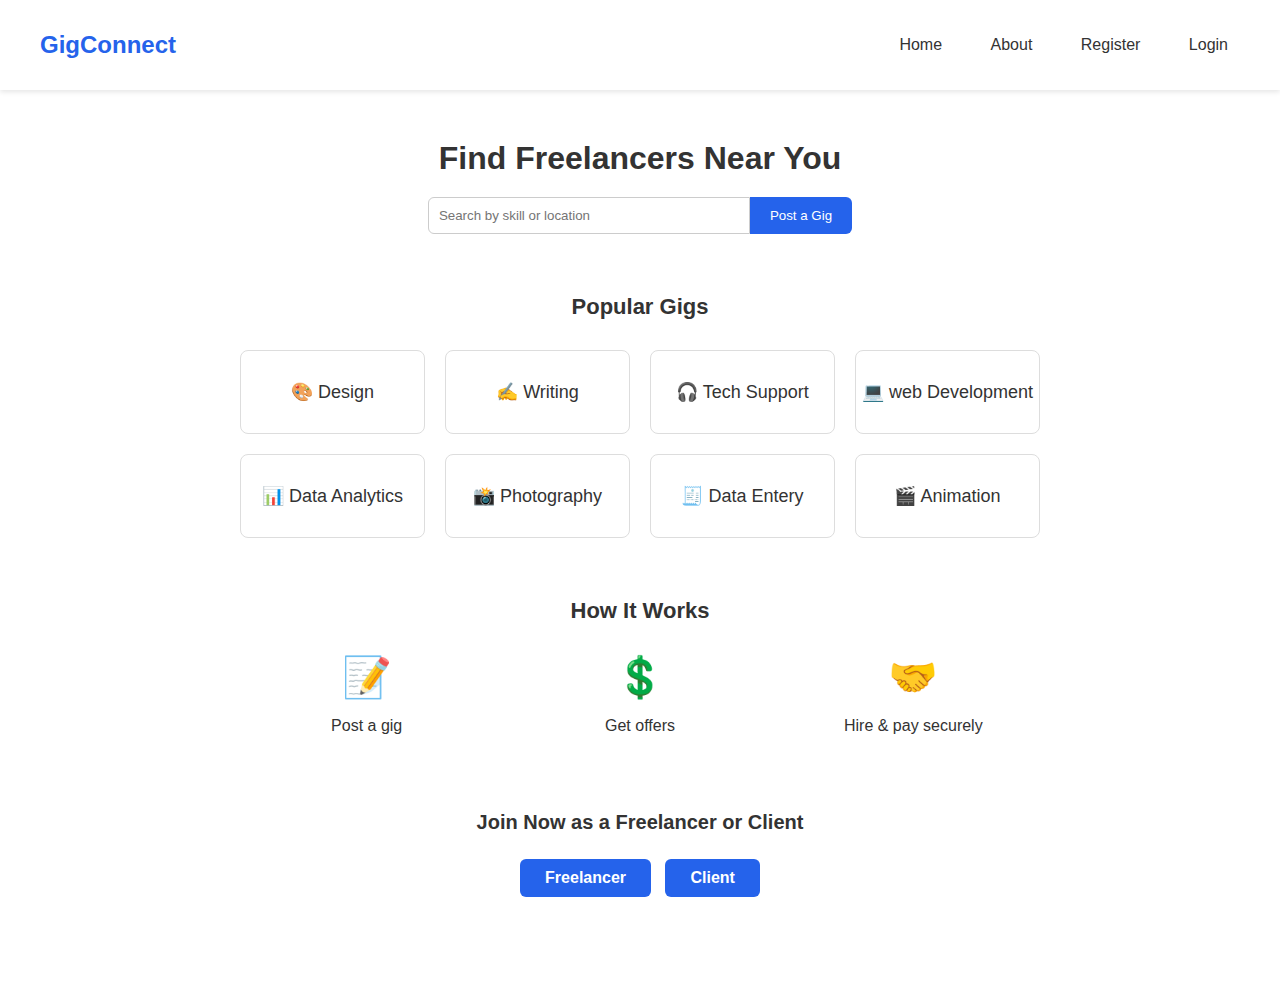
<file: index.html>
<!DOCTYPE html>
<html lang="en">

<head>
  <meta charset="UTF-8">
  <meta name="viewport" content="width=device-width, initial-scale=1.0">
  <title>GigConnect</title>
  <link rel="stylesheet" href="css/style.css">
</head>

<body>
  <!-- Navbar -->
  <header class="navbar">
    <h1 class="logo">GigConnect</h1>
    <nav>
      <a href="#">Home</a>
      <a href="about.html">About</a>
      <a href="register.html">Register</a>
      <a href="login.html">Login</a>
    </nav>
  </header>

  <!-- Hero Section -->
  <section class="hero">
    <h2>Find Freelancers Near You</h2>
    <div class="search-box">
      <input type="text" placeholder="Search by skill or location">
      <button>Post a Gig</button>
    </div>
  </section>

  <!-- Popular Gigs -->
  <section class="section">
    <h3>Popular Gigs</h3>
    <div class="grid">
      <div class="card">🎨 Design</div>
      <div class="card">✍️ Writing</div>
      <div class="card">🎧 Tech Support</div>
      <div class="card">💻 web Development</div>
      <div class="card">📊 Data Analytics</div>
      <div class="card">📸 Photography</div>
      <div class="card">🧾 Data Entery</div>
      <div class="card">🎬 Animation</div>

    </div>
  </section>

  <!-- How It Works -->
  <section class="section">
    <h3>How It Works</h3>
    <div class="grid three">
      <div>
        <div class="icon">📝</div>
        <p>Post a gig</p>
      </div>
      <div>
        <div class="icon">💲</div>
        <p>Get offers</p>
      </div>
      <div>
        <div class="icon">🤝</div>
        <p>Hire & pay securely</p>
      </div>
    </div>
  </section>

  <!-- CTA -->
  <section class="cta">
    <h3>Join Now as a Freelancer or Client</h3>
    <div>
      <button class="btn"><a href="freelancer.html" class="one">Freelancer</a></button>
      <button class="btn"><a href="client.html" class="one">Client</a></button>
    </div>
  </section>
</body>

</html>
</file>
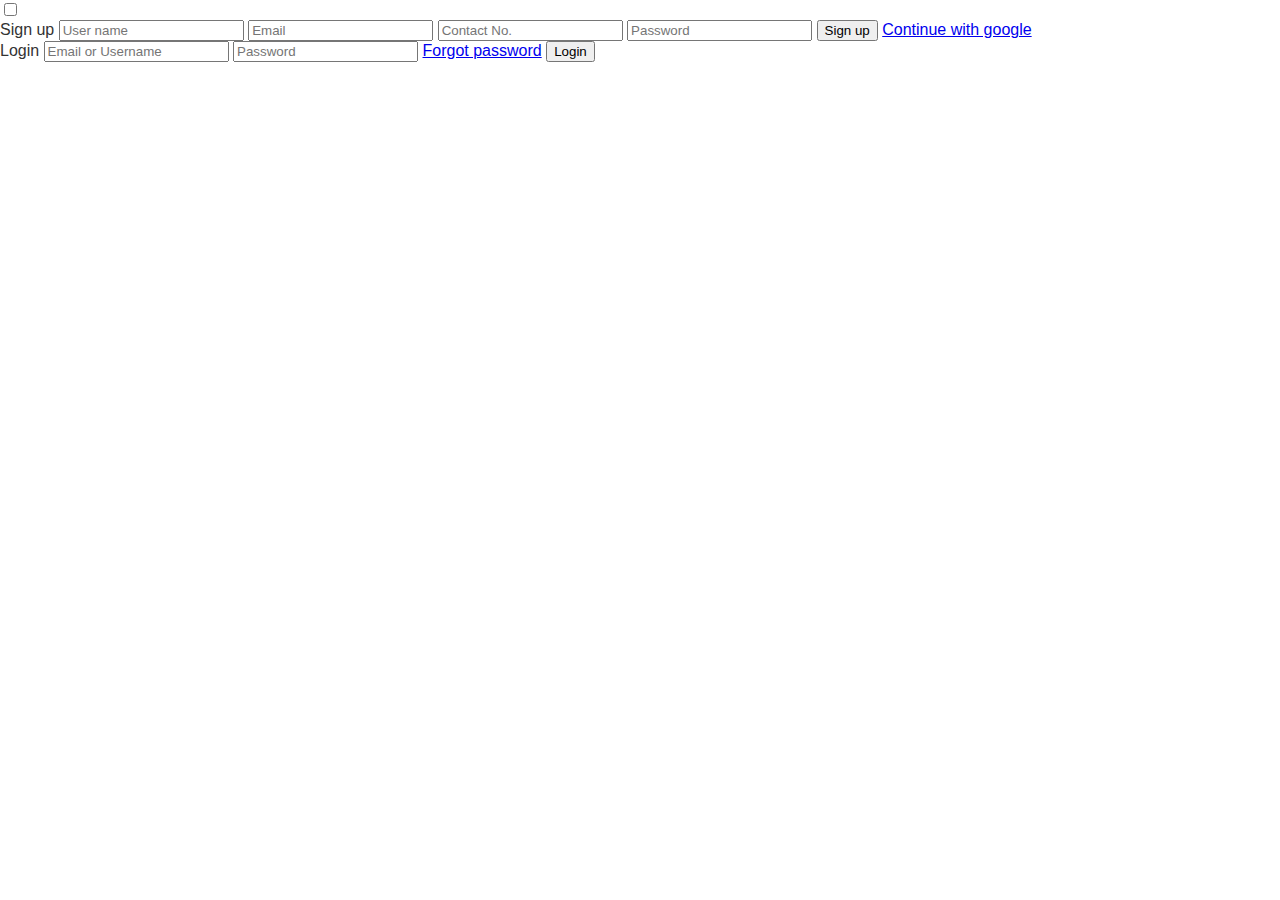
<file: html/index.html>
<!DOCTYPE html>
<html>
<head>
	<title>Slide Navbar</title>
	<link rel="stylesheet" type="text/css" href="/css/style.css">
</head>
<body>
	<div class="main">  	
		<input type="checkbox" id="chk" aria-hidden="true">

			<div class="signup">
				<form>
					<label class="signup_txt" for="chk" aria-hidden="true">Sign up</label>
					<input type="text" name="txt" placeholder="User name" required="">
					<input type="email" name="email" placeholder="Email" required="">
          <input type="number" name="broj" placeholder="Contact No." required="">
					<input type="password" name="pswd" placeholder="Password" required="">
					<button>Sign up</button>
                    <a href="#">Continue with google    </a>
				</form>
			</div>

			<div class="login">
				<form>
					<label for="chk" aria-hidden="true">Login</label>
					<input type="email" name="email" placeholder="Email or Username" required="">
					<input type="password" name="pswd" placeholder="Password" required="">
                    <a href="#">Forgot password</a>
					<button>Login</button>
				</form>
			</div>
	</div>
</body>
</html>
</file>
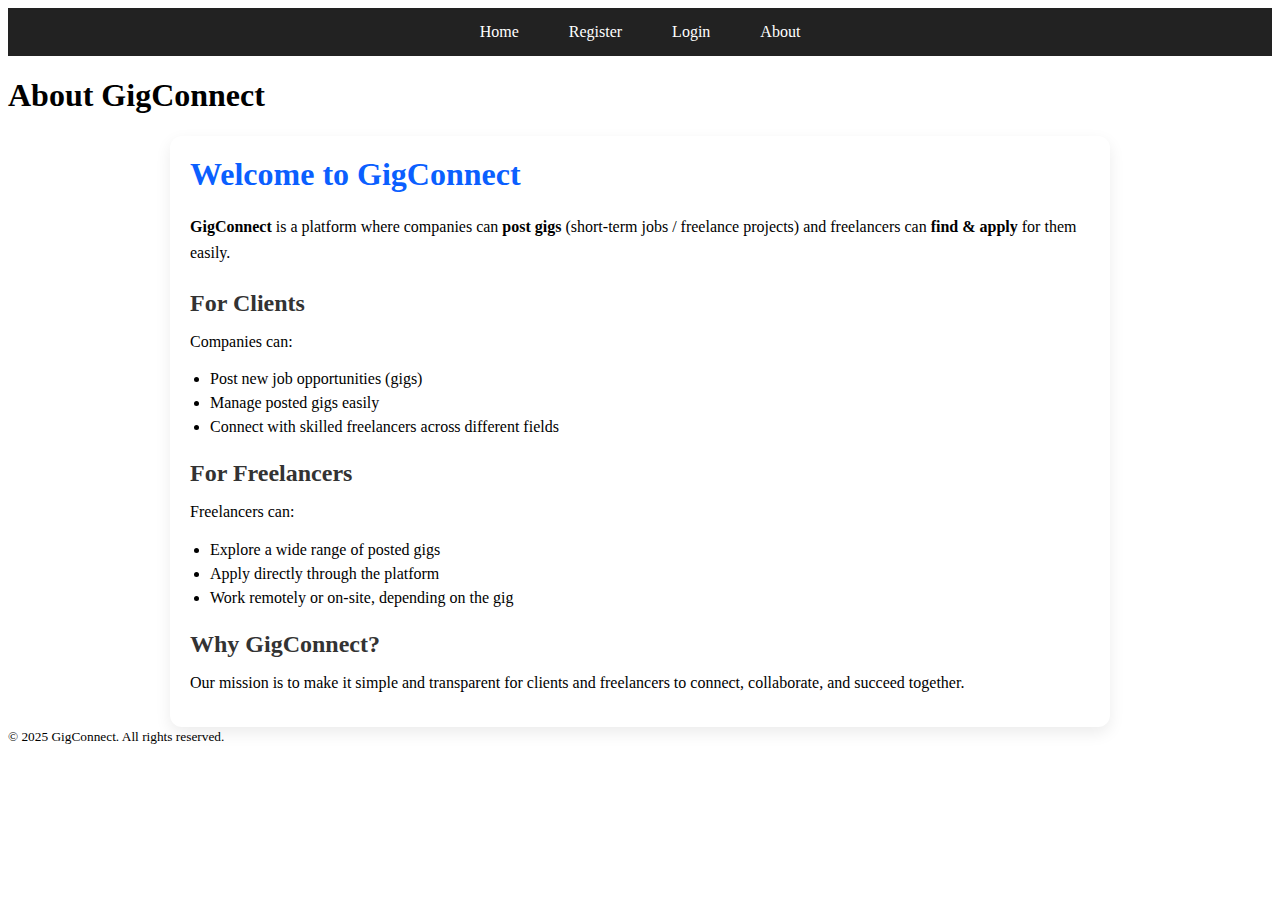
<file: about.html>
<!DOCTYPE html>
<html lang="en">

<head>
  <meta charset="UTF-8">
  <meta name="viewport" content="width=device-width, initial-scale=1.0">
  <title>About - GigConnect</title>

  <style>
    /* Navbar */
    .navbar {
      display: flex;
      justify-content: center;
      background: #222;
    }

    .navbar a {
      color: white;
      text-decoration: none;
      padding: 15px 25px;
      display: block;
      transition: 0.3s;
    }

    .navbar a:hover {
      background: blue;
      color: white;
    }

    .about-container {
      max-width: 900px;
      margin: 0 auto;
      background: #fff;
      padding: 20px;
      border-radius: 12px;
      box-shadow: 0 6px 16px rgba(0, 0, 0, 0.08);
    }

    .about-container h1 {
      margin-top: 0;
      color: #0b5fff;
    }

    .about-container p {
      line-height: 1.6;
      margin: 12px 0;
    }

    .about-section {
      margin-top: 24px;
    }

    .about-section h2 {
      margin-bottom: 8px;
      color: #333;
    }

    ul {
      padding-left: 20px;
    }

    ul li {
      margin: 6px 0;
    }
  </style>
</head>

<body>
  <div class="navbar">
    <a href="index.html">Home</a>
    <a href="register.html">Register</a>
    <a href="login.html">Login</a>
    <a href="about.html">About</a>
  </div>
  <header class="site-header">
    <h1>About GigConnect</h1>
  </header>

  <main class="about-container">
    <section>
      <h1>Welcome to GigConnect</h1>
      <p><strong>GigConnect</strong> is a platform where companies can <b>post gigs</b> (short-term jobs / freelance
        projects) and freelancers can <b>find & apply</b> for them easily.</p>
    </section>

    <section class="about-section">
      <h2>For Clients</h2>
      <p>Companies can:</p>
      <ul>
        <li>Post new job opportunities (gigs)</li>
        <li>Manage posted gigs easily</li>
        <li>Connect with skilled freelancers across different fields</li>
      </ul>
    </section>

    <section class="about-section">
      <h2>For Freelancers</h2>
      <p>Freelancers can:</p>
      <ul>
        <li>Explore a wide range of posted gigs</li>
        <li>Apply directly through the platform</li>
        <li>Work remotely or on-site, depending on the gig</li>
      </ul>
    </section>

    <section class="about-section">
      <h2>Why GigConnect?</h2>
      <p>Our mission is to make it simple and transparent for clients and freelancers to connect, collaborate, and
        succeed together.</p>
    </section>
  </main>

  <footer class="site-footer">
    <small>&copy; 2025 GigConnect. All rights reserved.</small>
  </footer>
</body>

</html>
</file>
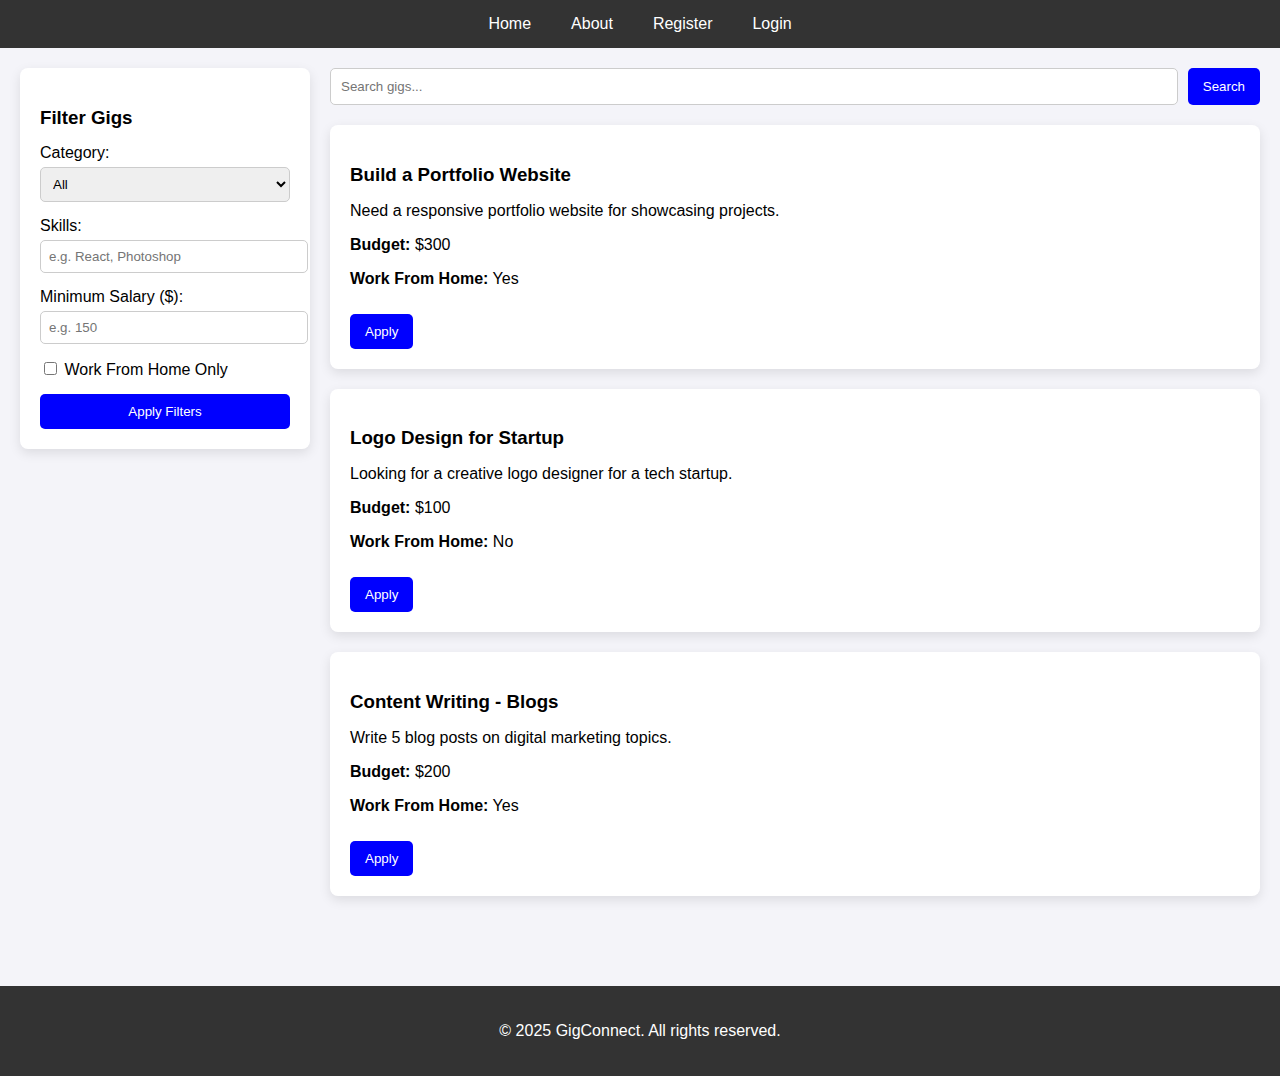
<file: freelancer.html>
<!DOCTYPE html>
<html lang="en">
<head>
  <meta charset="UTF-8">
  <meta name="viewport" content="width=device-width, initial-scale=1.0">
  <title>Freelancer Dashboard - GigConnect</title>
  <style>
    body {
      font-family: Arial, sans-serif;
      margin: 0;
      background: #f4f4f9;
    }

    nav ul {
      list-style: none;
      display: flex;
      justify-content: center;
      background: #333;
      margin: 0;
      padding: 0;
    }

    nav ul li a {
      color: white;
      padding: 15px 20px;
      display: block;
      text-decoration: none;
      transition: background 0.3s ease;
    }

    nav ul li a:hover,
    nav ul li a.active {
      background: blue;
    }

    .dashboard {
      display: flex;
      padding: 20px;
      gap: 20px;
    }

    .filters {
      width: 250px;
      background: #fff;
      padding: 20px;
      border-radius: 8px;
      box-shadow: 0 4px 12px rgba(0,0,0,0.1);
      height: fit-content;
    }

    .filters h3 {
      margin-bottom: 15px;
    }

    .filters label {
      display: block;
      margin-bottom: 15px;
    }

    .filters select,
    .filters input[type="text"],
    .filters input[type="number"] {
      width: 100%;
      padding: 8px;
      margin-top: 5px;
      border: 1px solid #ccc;
      border-radius: 5px;
    }

    .filter-btn {
      width: 100%;
      padding: 10px;
      background: blue;
      color: white;
      border: none;
      border-radius: 5px;
      cursor: pointer;
    }

    .filter-btn:hover {
      background: darkblue;
    }

    .gigs-section {
      flex: 1;
    }

    .search-bar {
      display: flex;
      gap: 10px;
      margin-bottom: 20px;
    }

    .search-bar input {
      flex: 1;
      padding: 10px;
      border: 1px solid #ccc;
      border-radius: 5px;
    }

    .search-bar button {
      padding: 10px 15px;
      background: blue;
      color: white;
      border: none;
      border-radius: 5px;
      cursor: pointer;
    }

    .search-bar button:hover {
      background: darkblue;
    }

    .gig-card {
      background: #fff;
      border-radius: 8px;
      padding: 20px;
      margin-bottom: 20px;
      box-shadow: 0 4px 12px rgba(0,0,0,0.1);
    }

    .gig-card h3 {
      margin-bottom: 10px;
    }

    .gig-card button {
      margin-top: 10px;
      padding: 10px 15px;
      background: blue;
      color: white;
      border: none;
      border-radius: 5px;
      cursor: pointer;
    }

    .gig-card button:hover {
      background: darkblue;
    }

    footer {
      text-align: center;
      padding: 20px;
      background: #333;
      color: white;
      margin-top: 50px;
    }
  </style>
</head>
<body>
  <header>
    <nav>
      <ul>
        <li><a href="index.html">Home</a></li>
        <li><a href="about.html">About</a></li>
        <li><a href="register.html">Register</a></li>
        <li><a href="login.html">Login</a></li>
      </ul>
    </nav>
  </header>

  <section class="dashboard">
    <!-- Sidebar Filters -->
    <aside class="filters">
      <h3>Filter Gigs</h3>

      <label>
        Category:
        <select id="categoryFilter">
          <option value="all">All</option>
          <option value="Web Development">Web Development</option>
          <option value="Design">Design</option>
          <option value="Writing">Writing</option>
           <option value="Writing">Data Entery</option>
            <option value="Writing">Data Analytics</option>
             <option value="Writing">Video Editing</option>
             
        </select>
      </label>

      <label>
        Skills:
        <input type="text" id="skillFilter" placeholder="e.g. React, Photoshop">
      </label>

      <label>
        Minimum Salary ($):
        <input type="number" id="salaryFilter" placeholder="e.g. 150">
      </label>

      <label>
        <input type="checkbox" id="remoteFilter"> Work From Home Only
      </label>

      <button class="filter-btn" onclick="applyFilters()">Apply Filters</button>
    </aside>

    <!-- Main Content -->
    <main class="gigs-section">
      <!-- Search Bar -->
      <div class="search-bar">
        <input type="text" id="searchInput" placeholder="Search gigs...">
        <button onclick="searchGigs()">Search</button>
      </div>

      <!-- Gig List -->
      <div class="gig-card" data-category="Web Development" data-skills="HTML,CSS,JavaScript" data-salary="300" data-remote="true">
        <h3>Build a Portfolio Website</h3>
        <p>Need a responsive portfolio website for showcasing projects.</p>
        <p><strong>Budget:</strong> $300</p>
        <p><strong>Work From Home:</strong> Yes</p>
        <button onclick="applyGig('Build a Portfolio Website')">Apply</button>
      </div>

      <div class="gig-card" data-category="Design" data-skills="Photoshop,Illustrator" data-salary="100" data-remote="false">
        <h3>Logo Design for Startup</h3>
        <p>Looking for a creative logo designer for a tech startup.</p>
        <p><strong>Budget:</strong> $100</p>
        <p><strong>Work From Home:</strong> No</p>
        <button onclick="applyGig('Logo Design for Startup')">Apply</button>
      </div>

      <div class="gig-card" data-category="Writing" data-skills="Content,SEO" data-salary="200" data-remote="true">
        <h3>Content Writing - Blogs</h3>
        <p>Write 5 blog posts on digital marketing topics.</p>
        <p><strong>Budget:</strong> $200</p>
        <p><strong>Work From Home:</strong> Yes</p>
        <button onclick="applyGig('Content Writing - Blogs')">Apply</button>
      </div>
    </main>
  </section>

  <footer>
    <p>&copy; 2025 GigConnect. All rights reserved.</p>
  </footer>

  <!-- JS Inside HTML -->
  <script>
    // Search functionality
    function searchGigs() {
      const term = document.getElementById("searchInput").value.toLowerCase();
      const gigs = document.querySelectorAll(".gig-card");

      gigs.forEach(gig => {
        const text = gig.innerText.toLowerCase();
        gig.style.display = text.includes(term) ? "block" : "none";
      });
    }

    // Filter functionality
    function applyFilters() {
      const category = document.getElementById("categoryFilter").value;
      const skill = document.getElementById("skillFilter").value.toLowerCase();
      const minSalary = parseInt(document.getElementById("salaryFilter").value) || 0;
      const remoteOnly = document.getElementById("remoteFilter").checked;

      const gigs = document.querySelectorAll(".gig-card");

      gigs.forEach(gig => {
        const gigCategory = gig.getAttribute("data-category");
        const gigSkills = gig.getAttribute("data-skills").toLowerCase();
        const gigSalary = parseInt(gig.getAttribute("data-salary"));
        const gigRemote = gig.getAttribute("data-remote") === "true";

        const matchCategory = category === "all" || gigCategory === category;
        const matchSkill = skill === "" || gigSkills.includes(skill);
        const matchSalary = gigSalary >= minSalary;
        const matchRemote = !remoteOnly || gigRemote;

        gig.style.display = (matchCategory && matchSkill && matchSalary && matchRemote) ? "block" : "none";
      });
    }

    // Apply gig button
    function applyGig(gigName) {
      alert("You have applied for: " + gigName);
    }
  </script>
</body>
</html>
</file>
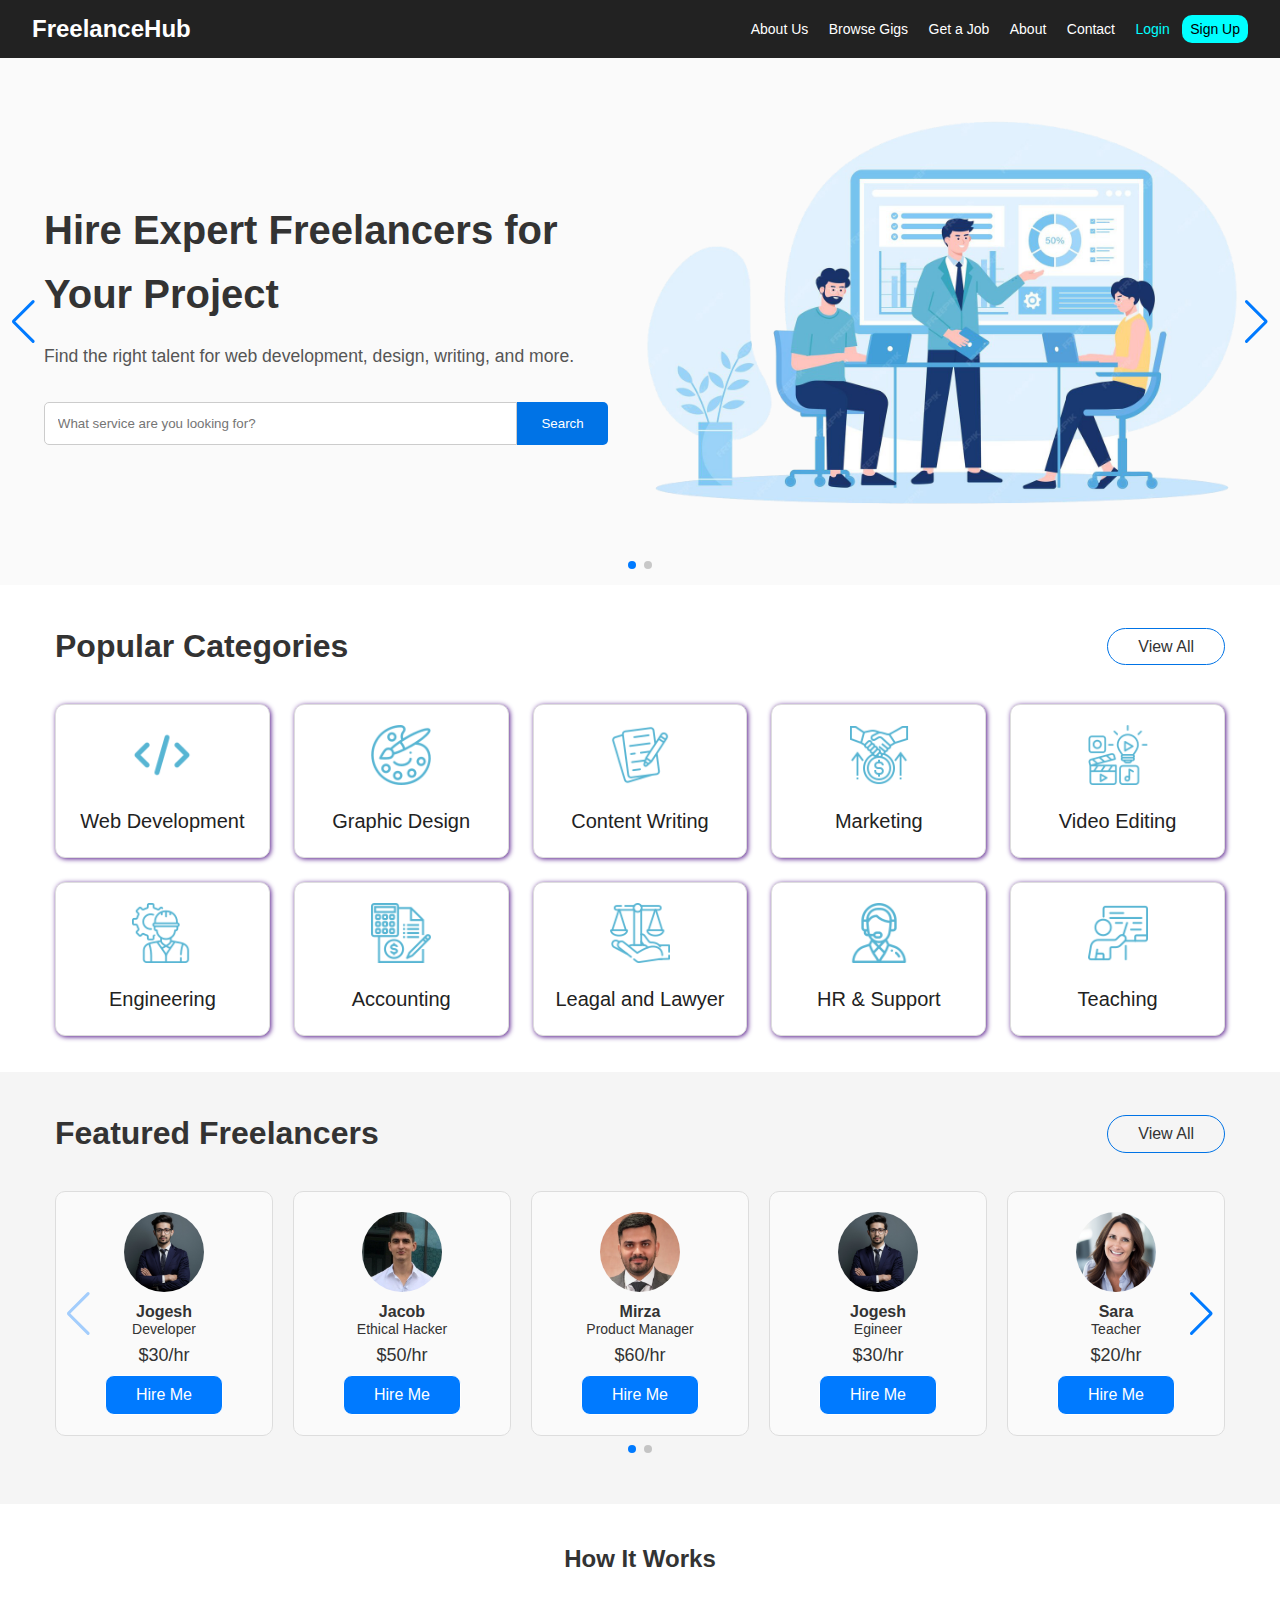
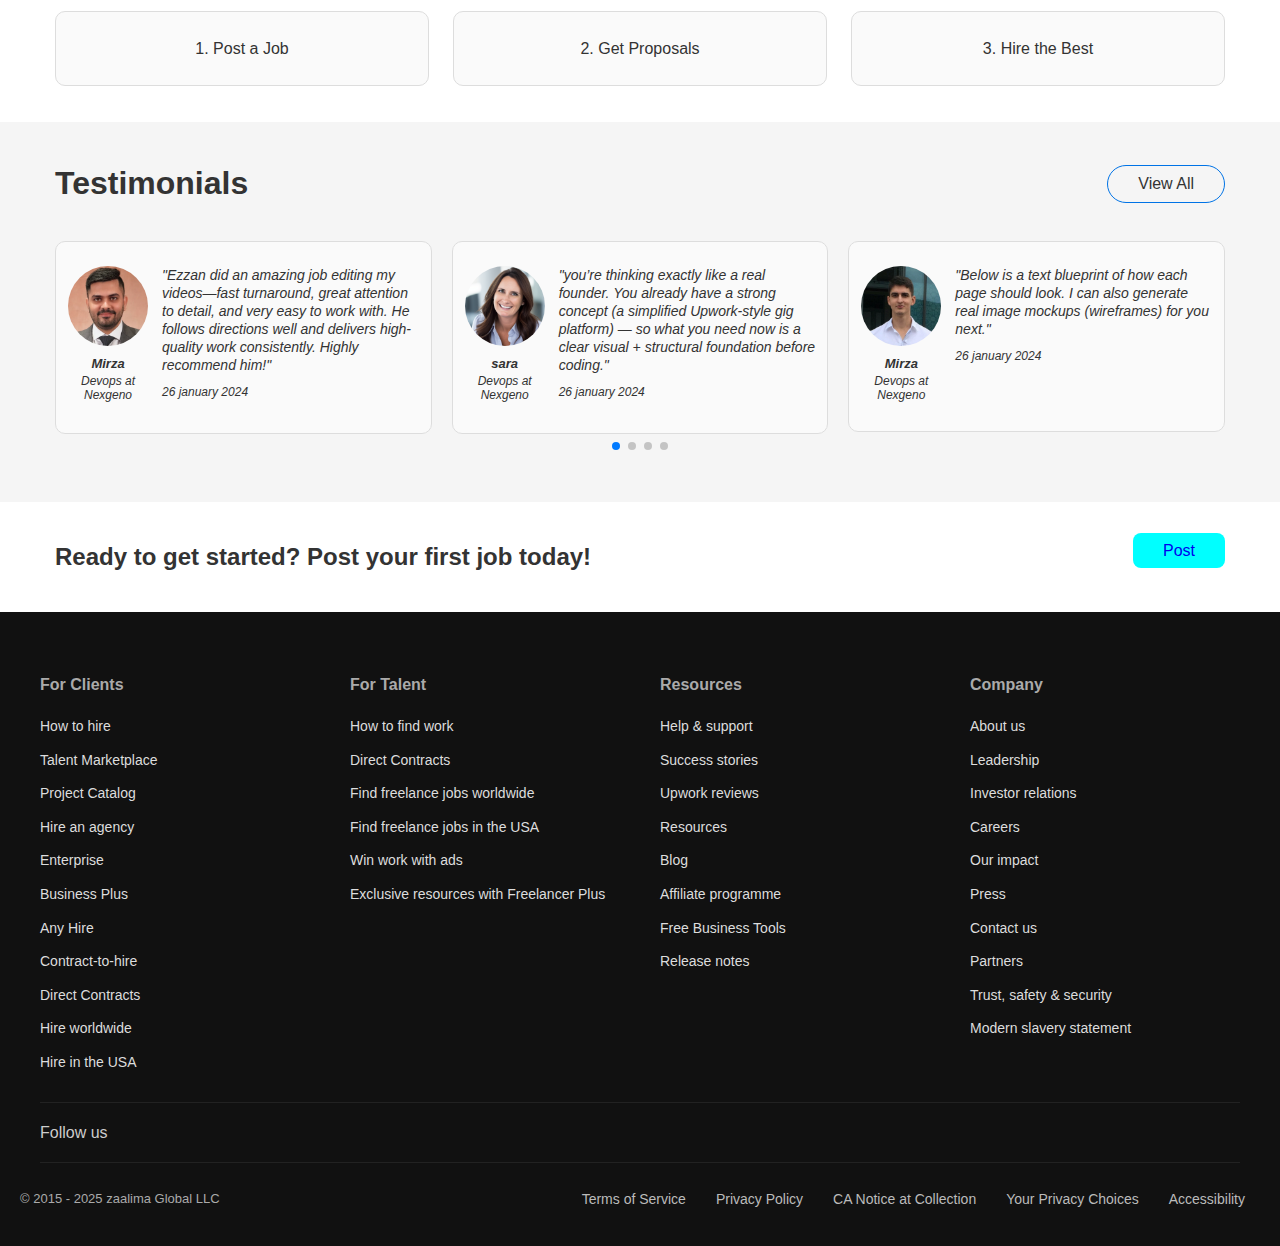
<file: index2.html>
<!DOCTYPE html>
<html lang="en">

<head>
    <meta charset="UTF-8">
    <meta name="viewport" content="width=device-width, initial-scale=1.0">
    <title>Freelancer Platform</title>
    <!-- <link rel="stylesheet" href="https://cdn.jsdelivr.net/npm/swiper@11/swiper-bundle.min.css" /> -->
    <link rel="stylesheet" href="css/swiper.css">
    <link rel="stylesheet" href="https://cdnjs.cloudflare.com/ajax/libs/font-awesome/6.6.0/css/all.min.css"
        integrity="sha512-Kc323vGBEqzTmouAECnVceyQqyqdsSiqLQISBL29aUW4U/M7pSPA/gEUZQqv1cwx4OnYxTxve5UMg5GT6L4JJg=="
        crossorigin="anonymous" referrerpolicy="no-referrer" />
    <link rel="stylesheet" href="css/style2.css">
    <link rel="stylesheet" href="css/carousel.css">
</head>

<body>
    <!-- Header -->
    <header>
        <h2>FreelanceHub</h2>
        <nav>
            <a href="about.html">About Us</a>
            <a href="freelancer.html">Browse Gigs</a>
            <a href="job.html">Get a Job</a>
            <a href="about.html">About</a>
            <a href="#">Contact</a>
            <a href="login.html" class="login_button">Login</a>
            <a href="register.html" class="signup_button">Sign Up</a>
        </nav>
    </header>
    <!-- Hero Section -->
    <main>
        <section class="hero swiper heroSwiper">
            <div class="swiper-wrapper">
                <div class="hero_for_freenlacer swiper-slide card">
                    <div class="hero_content">
                        <h1>Hire Expert Freelancers for Your Project</h1>
                        <p>Find the right talent for web development, design, writing, and more.</p>
                        <div class="search-bar">
                            <input type="text" placeholder="What service are you looking for?">
                            <button>Search</button>
                        </div>
                    </div>
                    <div class="hero_image">
                        <img src="images/hero_meeting_image.png" alt="person meeting">
                    </div>
                </div>
                <div class="hero_for_client swiper-slide card">
                    <div class="hero_content">
                        <h1>Get Job Opportunity from Top Client</h1>
                        <p>Find Best and Suitable job for Yourself</p>
                        <div class="search-bar">
                            <input type="text" placeholder="What service are you looking for?">
                            <button>Search</button>
                        </div>
                    </div>
                    <div class="hero_image">
                        <img src="images/hero_meeting_image.png" alt="person meeting">
                    </div>
                </div>
            </div>
            <!-- Pagination & Navigation -->
            <div class="swiper-pagination"></div>
            <div class="swiper-button-prev"></div>
            <div class="swiper-button-next"></div>
        </section>
        <!-- Categories -->
        <section class="popular_category">
            <div class="container">
                <div class="heading_view_all">
                    <h2 class="section_heading">Popular Categories</h2>
                    <a href="#" class="view_all">View All</a>
                </div>
                <div class="categories">
                    <a href="" class="card">
                        <img src="images/development.png" alt="code bracket image">
                        <span>Web Development</span>
                    </a>
                    <a href="" class="card">
                        <img src="images/graphic_designer.png" alt="paint bursh and tray image">
                        <span>Graphic Design</span>
                    </a>
                    <a href="" class="card">
                        <img src="images/content_writing.png" alt="pen image">
                        <span>Content Writing</span>
                    </a>
                    <a href="" class="card">
                        <img src="images/sales_marketing.png" alt="andshake and dollar image">
                        <span>Marketing</span>
                    </a>
                    <a href="" class="card">
                        <img src="images/video_editing.png" alt="video music idea image">
                        <span>Video Editing</span>
                    </a>
                    <a href="" class="card">
                        <img src="images/engineer.png" alt="engineer image">
                        <span>Engineering</span>
                    </a>
                    <a href="" class="card">
                        <img src="images/accounting.png" alt="calculator and account image">
                        <span>Accounting</span>
                    </a>
                    <a href="" class="card">
                        <img src="images/lawyer.png" alt="hand law image">
                        <span>Leagal and Lawyer</span>
                    </a>
                    <a href="" class="card">
                        <img src="images/support.png" alt="man with mic image">
                        <span>HR & Support</span>
                    </a>
                    <a href="" class="card">
                        <img src="images/teacher.png" alt="tacher and board image">
                        <span>Teaching</span>
                    </a>
                </div>
            </div>
        </section>
        <!-- Featured Freelancers -->
        <section class="featured_freelancer">
            <div class="container">
                <div class="heading_view_all">
                    <h2 class="section_heading">Featured Freelancers</h2>
                    <a href="#" class="view_all">View All</a>
                </div>
                <div class="swiper cateogory_Swiper">
                    <div class="swiper-wrapper">
                        <div class="swiper-slide card">
                            <div class="freelancer_bio">
                                <img src="images/developer_image.png" alt="gentelman image" class="freelancer_img">
                                <div class="for_name_n_skill">
                                    <p class="freelancer_name">Jogesh</p>
                                    <p class="freelancer_skill">Developer</p>
                                </div>
                            </div>
                            <div class="featured_freelancer_rating">
                                <i class="fa fa-star"></i>
                                <i class="fa fa-star"></i>
                                <i class="fa fa-star"></i>
                                <i class="fa fa-star"></i>
                                <i class="fa fa-star"></i>
                            </div>
                            <p class="freelancer_charge">$30/hr</p>
                            <button class="freelancer_hire">Hire Me</button>
                        </div>
                        <div class="swiper-slide card">
                            <div class="freelancer_bio">
                                <img src="images/hacker_image.png" alt="gentelman image" class="freelancer_img">
                                <div class="for_name_n_skill">
                                    <p class="freelancer_name">Jacob</p>
                                    <p class="freelancer_skill">Ethical Hacker</p>
                                </div>
                            </div>
                            <div class="featured_freelancer_rating">
                                <i class="fa fa-star"></i>
                                <i class="fa fa-star"></i>
                                <i class="fa fa-star"></i>
                                <i class="fa fa-star"></i>
                                <i class="fa fa-star"></i>
                            </div>
                            <p class="freelancer_charge">$50/hr</p>
                            <button class="freelancer_hire">Hire Me</button>
                        </div>
                        <div class="swiper-slide card">
                            <div class="freelancer_bio">
                                <img src="images/manager_image.png" alt="gentelman image" class="freelancer_img">
                                <div class="for_name_n_skill">
                                    <p class="freelancer_name">Mirza</p>
                                    <p class="freelancer_skill">Product Manager</p>
                                </div>
                            </div>
                            <div class="featured_freelancer_rating">
                                <i class="fa fa-star"></i>
                                <i class="fa fa-star"></i>
                                <i class="fa fa-star"></i>
                                <i class="fa fa-star"></i>
                                <i class="fa fa-star"></i>
                            </div>
                            <p class="freelancer_charge">$60/hr</p>
                            <button class="freelancer_hire">Hire Me</button>
                        </div>
                        <div class="swiper-slide card">
                            <div class="freelancer_bio">
                                <img src="images/developer_image.png" alt="gentelman image" class="freelancer_img">
                                <div class="for_name_n_skill">
                                    <p class="freelancer_name">Jogesh</p>
                                    <p class="freelancer_skill">Egineer</p>
                                </div>
                            </div>
                            <div class="featured_freelancer_rating">
                                <i class="fa fa-star"></i>
                                <i class="fa fa-star"></i>
                                <i class="fa fa-star"></i>
                                <i class="fa fa-star"></i>
                                <i class="fa fa-star"></i>
                            </div>
                            <p class="freelancer_charge">$30/hr</p>
                            <button class="freelancer_hire">Hire Me</button>
                        </div>
                        <div class="swiper-slide card">
                            <div class="freelancer_bio">
                                <img src="images/teacher_image.png" alt="women image" class="freelancer_img">
                                <div class="for_name_n_skill">
                                    <p class="freelancer_name">Sara</p>
                                    <p class="freelancer_skill">Teacher</p>
                                </div>
                            </div>
                            <div class="featured_freelancer_rating">
                                <i class="fa fa-star"></i>
                                <i class="fa fa-star"></i>
                                <i class="fa fa-star"></i>
                                <i class="fa fa-star"></i>
                                <i class="fa fa-star"></i>
                            </div>
                            <p class="freelancer_charge">$20/hr</p>
                            <button class="freelancer_hire">Hire Me</button>
                        </div>
                        <div class="swiper-slide card">
                            <div class="freelancer_bio">
                                <img src="images/lawyer_image.jpg" alt="gentelman image" class="freelancer_img">
                                <div class="for_name_n_skill">
                                    <p class="freelancer_name">abhishek</p>
                                    <p class="freelancer_skill">Lawyer</p>
                                </div>
                            </div>
                            <div class="featured_freelancer_rating">
                                <i class="fa fa-star"></i>
                                <i class="fa fa-star"></i>
                                <i class="fa fa-star"></i>
                                <i class="fa fa-star"></i>
                                <i class="fa fa-star"></i>
                            </div>
                            <p class="freelancer_charge">$30/hr</p>
                            <button class="freelancer_hire">Hire Me</button>
                        </div>
                    </div>
                    <!-- Pagination & Navigation -->
                    <div class="swiper-pagination"></div>
                    <div class="swiper-button-prev"></div>
                    <div class="swiper-button-next"></div>
                </div>
            </div>
        </section>
        <!-- How It Works -->
        <section>
            <div class="container">
                <h2>How It Works</h2>
                <div class="categories">
                    <div class="card">1. Post a Job</div>
                    <div class="card">2. Get Proposals</div>
                    <div class="card">3. Hire the Best</div>
                </div>
            </div>
        </section>

        <!-- Testimonials -->
        <section class="testimonials">
            <div class="container">
                <div class="heading_view_all">
                    <h2 class="section_heading">Testimonials</h2>
                    <a href="#" class="view_all">View All</a>
                </div>
                <div class="swiper mySwiper">
                    <div class="swiper-wrapper">
                        <div class="swiper-slide card">
                            <div class="freelancer_bio review_div">
                                <div class="reviewers_bio">
                                    <img src="images/manager_image.png" alt="gentelman image" class="freelancer_img">
                                    <p class="freelancer_name reviewers_name">Mirza</p>
                                    <p class="reviewers_position">Devops at Nexgeno</p>
                                </div>
                                <div class="for_name_n_skill">
                                    <p class="freelancer_skill review">"Ezzan did an amazing job editing my
                                        videos—fast
                                        turnaround, great attention to detail, and very easy to work with. He follows
                                        directions well and delivers high-quality work consistently. Highly recommend
                                        him!"</p>
                                    <div class="featured_freelancer_rating">
                                        <i class="fa fa-star"></i>
                                        <i class="fa fa-star"></i>
                                        <i class="fa fa-star"></i>
                                        <i class="fa fa-star"></i>
                                        <i class="fa fa-star"></i>
                                    </div>
                                    <span class="review_date">26 january 2024</span>
                                </div>
                            </div>
                        </div>
                        <div class="swiper-slide card">
                            <div class="freelancer_bio review_div">
                                <div class="reviewers_bio">
                                    <img src="images/teacher_image.png" alt="teacher image" class="freelancer_img">
                                    <p class="freelancer_name reviewers_name">sara</p>
                                    <p class="reviewers_position">Devops at Nexgeno</p>
                                </div>
                                <div class="for_name_n_skill">
                                    <p class="freelancer_skill review">"you’re thinking exactly like a real founder.
                                        You already have a strong concept (a simplified Upwork-style gig platform) — so
                                        what you need now is a clear visual + structural foundation before coding."</p>
                                    <div class="featured_freelancer_rating">
                                        <i class="fa fa-star"></i>
                                        <i class="fa fa-star"></i>
                                        <i class="fa fa-star"></i>
                                        <i class="fa fa-star"></i>
                                        <i class="fa fa-star"></i>
                                    </div>
                                    <span class="review_date">26 january 2024</span>
                                </div>
                            </div>
                        </div>
                        <div class="swiper-slide card">
                            <div class="freelancer_bio review_div">
                                <div class="reviewers_bio">
                                    <img src="images/hacker_image.png" alt="gentelman image" class="freelancer_img">
                                    <p class="freelancer_name reviewers_name">Mirza</p>
                                    <p class="reviewers_position">Devops at Nexgeno</p>
                                </div>
                                <div class="for_name_n_skill">
                                    <p class="freelancer_skill review">"Below is a text blueprint of how each page
                                        should look.
                                        I can also generate real image mockups (wireframes) for you next."</p>
                                    <div class="featured_freelancer_rating">
                                        <i class="fa fa-star"></i>
                                        <i class="fa fa-star"></i>
                                        <i class="fa fa-star"></i>
                                        <i class="fa fa-star"></i>
                                        <i class="fa fa-star"></i>
                                    </div>
                                    <span class="review_date">26 january 2024</span>
                                </div>
                            </div>
                        </div>
                        <div class="swiper-slide card">
                            <div class="freelancer_bio review_div">
                                <div class="reviewers_bio">
                                    <img src="images/developer_image.png" alt="gentelman image" class="freelancer_img">
                                    <p class="freelancer_name reviewers_name">Mirza</p>
                                    <p class="reviewers_position">Devops at Nexgeno</p>
                                </div>
                                <div class="for_name_n_skill">
                                    <p class="freelancer_skill review">"Would you like me to generate images
                                        (wireframes) for these pages —
                                        so you can visualize the layout like a Figma mockup?
                                        I can make them clean grayscale wireframes, perfect for design planning before
                                        coding."</p>
                                    <div class="featured_freelancer_rating">
                                        <i class="fa fa-star"></i>
                                        <i class="fa fa-star"></i>
                                        <i class="fa fa-star"></i>
                                        <i class="fa fa-star"></i>
                                        <i class="fa fa-star"></i>
                                    </div>
                                    <span class="review_date">26 january 2024</span>
                                </div>
                            </div>
                        </div>
                    </div>
                    <div class="swiper-pagination"></div>
                </div>
            </div>
        </section>

        <section class="post_job">
            <div class="container">
                <div class="post_job_heading_div">
                    <h2 class="post_job_heading">Ready to get started? Post your first job today!</h2>
                </div>
                <div class="post_job_btn_div">
                    <a href="#" class="post_job_link">Post</a>
                </div>
            </div>
        </section>
    </main>
    <!-- Footer -->
    <!-- <footer>
        <p>&copy; 2025 FreelanceHub | About | Careers | Blog | Support</p>
    </footer> -->
    <footer class="footer">
        <div class="footer-container">
            <div class="footer-columns">
                <div class="footer-col">
                    <h4>For Clients</h4>
                    <ul>
                        <li><a href="#">How to hire</a></li>
                        <li><a href="#">Talent Marketplace</a></li>
                        <li><a href="#">Project Catalog</a></li>
                        <li><a href="#">Hire an agency</a></li>
                        <li><a href="#">Enterprise</a></li>
                        <li><a href="#">Business Plus</a></li>
                        <li><a href="#">Any Hire</a></li>
                        <li><a href="#">Contract-to-hire</a></li>
                        <li><a href="#">Direct Contracts</a></li>
                        <li><a href="#">Hire worldwide</a></li>
                        <li><a href="#">Hire in the USA</a></li>
                    </ul>
                </div>

                <div class="footer-col">
                    <h4>For Talent</h4>
                    <ul>
                        <li><a href="#">How to find work</a></li>
                        <li><a href="#">Direct Contracts</a></li>
                        <li><a href="#">Find freelance jobs worldwide</a></li>
                        <li><a href="#">Find freelance jobs in the USA</a></li>
                        <li><a href="#">Win work with ads</a></li>
                        <li><a href="#">Exclusive resources with Freelancer Plus</a></li>
                    </ul>
                </div>

                <div class="footer-col">
                    <h4>Resources</h4>
                    <ul>
                        <li><a href="#">Help & support</a></li>
                        <li><a href="#">Success stories</a></li>
                        <li><a href="#">Upwork reviews</a></li>
                        <li><a href="#">Resources</a></li>
                        <li><a href="#">Blog</a></li>
                        <li><a href="#">Affiliate programme</a></li>
                        <li><a href="#">Free Business Tools</a></li>
                        <li><a href="#">Release notes</a></li>
                    </ul>
                </div>

                <div class="footer-col">
                    <h4>Company</h4>
                    <ul>
                        <li><a href="about.html">About us</a></li>
                        <li><a href="#">Leadership</a></li>
                        <li><a href="#">Investor relations</a></li>
                        <li><a href="#">Careers</a></li>
                        <li><a href="#">Our impact</a></li>
                        <li><a href="#">Press</a></li>
                        <li><a href="#">Contact us</a></li>
                        <li><a href="#">Partners</a></li>
                        <li><a href="#">Trust, safety & security</a></li>
                        <li><a href="#">Modern slavery statement</a></li>
                    </ul>
                </div>
            </div>

            <d iv class="footer-social">
                <p>Follow us</p>
                <div class="footer_social_icons">
                    <ul class="footer-social-list">
                        <li>
                            <a href="#" class="footer_social_links"><i class="fa-brands fa-facebook-f"></i></a>
                            <a href="#" class="footer_social_links"><i class="fa-brands fa-instagram"></i></a>
                            <a href="#" class="footer_social_links"><i class="fa-brands fa-x-twitter"></i></a>
                            <a href="#" class="footer_social_links"><i class="fa-brands fa-linkedin-in"></i></a>
                        </li>
                    </ul>

                </div>
        </div>

        <div class="footer-bottom">
            <p>© 2015 - 2025 zaalima Global LLC</p>
            <ul>
                <li><a href="#">Terms of Service</a></li>
                <li><a href="#">Privacy Policy</a></li>
                <li><a href="#">CA Notice at Collection</a></li>
                <li><a href="#">Your Privacy Choices</a></li>
                <li><a href="#">Accessibility</a></li>
            </ul>
        </div>
        </div>
    </footer>

    <!-- Add Swiper JS -->
    <!-- <script src="https://cdn.jsdelivr.net/npm/swiper@11/swiper-bundle.min.js"></script> -->
    <script src="js/swiper.js"></script>
    <script src="js/script.js"></script>
</body>

</html>
</file>
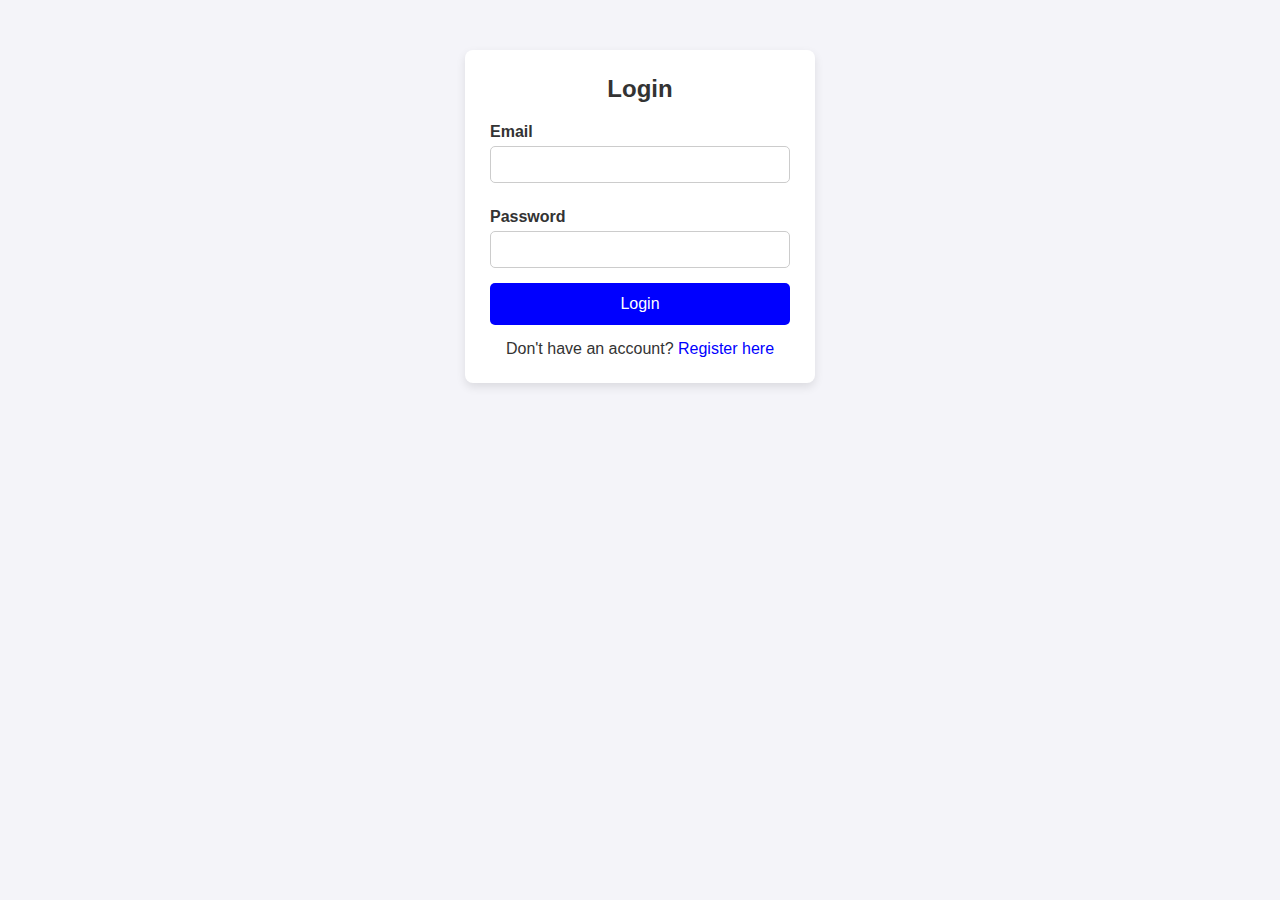
<file: login.html>
<!DOCTYPE html>
<html lang="en">

<head>
  <meta charset="UTF-8">
  <meta name="viewport" content="width=device-width, initial-scale=1.0">
  <title>Login - GigConnect</title>
  <link rel="stylesheet" href="css/login.css">
</head>

<body>

  <section class="form-container">
    <h2>Login</h2>
    <form>
      <label for="email">Email</label>
      <input type="email" id="email" name="email" required>

      <label for="password">Password</label>
      <input type="password" id="password" name="password" required>

      <button type="submit">Login</button>
    </form>
    <p>Don't have an account? <a href="register.html">Register here</a></p>
  </section>
</body>

</html>
</file>
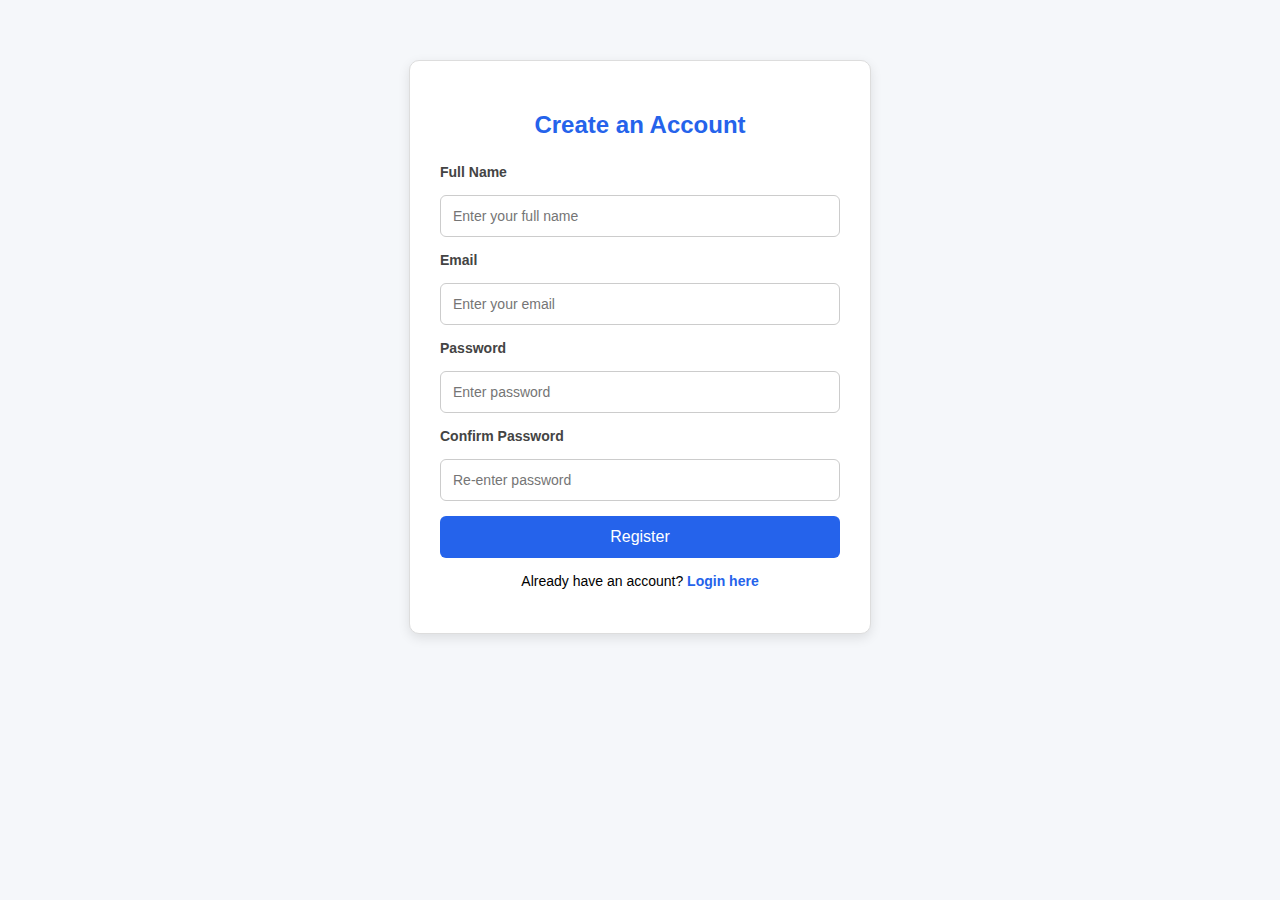
<file: register.html>
<!DOCTYPE html>
<html lang="en">

<head>
  <meta charset="UTF-8">
  <meta name="viewport" content="width=device-width, initial-scale=1.0">
  <title>Register - GigConnect</title>
  <link rel="stylesheet" href=" css/register.css">
</head>

<body>


  <section class="form-section">
    <h2>Create an Account</h2>
    <form class="form-box">
      <label for="name">Full Name</label>
      <input type="text" id="name" placeholder="Enter your full name" required>

      <label for="email">Email</label>
      <input type="email" id="email" placeholder="Enter your email" required>

      <label for="password">Password</label>
      <input type="password" id="password" placeholder="Enter password" required>

      <label for="confirm">Confirm Password</label>
      <input type="password" id="confirm" placeholder="Re-enter password" required>

      <button type="submit" class="btn full">Register</button>
    </form>
    <p class="small-text">Already have an account? <a href="login.html">Login here</a></p>
  </section>
</body>

</html>
</file>
<file: css/style.css>
/* General */
body {
  margin: 0;
  font-family: Arial, sans-serif;
  background: #fff;
  color: #333;
}

/* Navbar */
.navbar {
  display: flex;
  justify-content: space-between;
  align-items: center;
  padding: 15px 40px;
  background: #fff;
  box-shadow: 0 2px 5px rgba(0,0,0,0.1);
}

.logo {
  color: #2563eb;
  font-size: 24px;
  font-weight: bold;
}

.navbar nav a {
  margin-left: 20px;
  text-decoration: none;
  color: #333;
  font-weight: 500;
  padding: 8px 12px;   /* padding for hover bg */
  border-radius: 5px;
  transition: background 0.3s, color 0.3s;
}

.navbar nav a:hover {
  background: #2563eb;
  color: #fff;
}

/* Hero Section */
.hero {
  text-align: center;
  margin: 50px 20px;
}

.hero h2 {
  font-size: 32px;
  margin-bottom: 20px;
}

.search-box {
  display: flex;
  justify-content: center;
}

.search-box input {
  padding: 10px;
  width: 300px;
  border: 1px solid #ccc;
  border-radius: 6px 0 0 6px;
  outline: none;
}

.search-box button {
  background: #2563eb;
  color: white;
  border: none;
  padding: 10px 20px;
  border-radius: 0 6px 6px 0;
  cursor: pointer;
}

.search-box button:hover {
  background: #1e4fd6;
}

/* Sections */
.section {
  margin: 60px 20px;
  text-align: center;
}

.section h3 {
  font-size: 22px;
  margin-bottom: 30px;
}

/* Grid Layout */
.grid {
  display: grid;
  grid-template-columns: repeat(auto-fit, minmax(150px, 1fr));
  gap: 20px;
  max-width: 800px;
  margin: auto;
}

.grid.three {
  grid-template-columns: repeat(auto-fit, minmax(200px, 1fr));
}

/* Cards */
.card {
  border: 1px solid #ddd;
  border-radius: 8px;
  padding: 30px 0;
  font-size: 18px;
  font-weight: 500;
  cursor: default;
  transition: box-shadow 0.3s;
}

.card:hover {
  box-shadow: 0 4px 12px rgba(0,0,0,0.1);
}

/* How It Works Icons */
.icon {
  font-size: 40px;
  margin-bottom: 10px;
}

/* CTA (Call to Action) */
.cta {
  text-align: center;
  margin: 60px 20px 80px;
}

.cta h3 {
  font-size: 20px;
  margin-bottom: 20px;
}

.btn {
  background: #2563eb;
  color: white;
  padding: 10px 25px;
  border: none;
  margin: 5px;
  border-radius: 6px;
  cursor: pointer;
  font-size: 16px;
  transition: background 0.3s;
}

.btn:hover {
  background: #1e4fd6;
}

.btn .one {
  text-decoration: none;
  color: white;
  font-weight: bold;
}
</file>
<file: css/carousel.css>
.carousel {
        position: relative
}

.carousel.pointer-event {
        touch-action: pan-y
}

.carousel-inner {
        position: relative;
        width: 100%;
        overflow: hidden
}

.carousel-inner::after {
        display: block;
        clear: both;
        content: ""
}

.carousel-item {
        position: relative;
        display: none;
        float: left;
        width: 100%;
        margin-right: -100%;
        -webkit-backface-visibility: hidden;
        backface-visibility: hidden;
        transition: transform .6s ease-in-out
}

@media (prefers-reduced-motion:reduce) {
        .carousel-item {
                transition: none
        }
}

.carousel-item-next,
.carousel-item-prev,
.carousel-item.active {
        display: block
}

.active.carousel-item-end,
.carousel-item-next:not(.carousel-item-start) {
        transform: translateX(100%)
}

.active.carousel-item-start,
.carousel-item-prev:not(.carousel-item-end) {
        transform: translateX(-100%)
}

.carousel-fade .carousel-item {
        opacity: 0;
        transition-property: opacity;
        transform: none
}

.carousel-fade .carousel-item-next.carousel-item-start,
.carousel-fade .carousel-item-prev.carousel-item-end,
.carousel-fade .carousel-item.active {
        z-index: 1;
        opacity: 1
}

.carousel-fade .active.carousel-item-end,
.carousel-fade .active.carousel-item-start {
        z-index: 0;
        opacity: 0;
        transition: opacity 0s .6s
}

@media (prefers-reduced-motion:reduce) {

        .carousel-fade .active.carousel-item-end,
        .carousel-fade .active.carousel-item-start {
                transition: none
        }
}

.carousel-control-next,
.carousel-control-prev {
        position: absolute;
        top: 0;
        bottom: 0;
        z-index: 1;
        display: flex;
        align-items: center;
        justify-content: center;
        width: 15%;
        padding: 0;
        color: #fff;
        text-align: center;
        background: 0 0;
        border: 0;
        opacity: .5;
        transition: opacity .15s ease
}

@media (prefers-reduced-motion:reduce) {

        .carousel-control-next,
        .carousel-control-prev {
                transition: none
        }
}

.carousel-control-next:focus,
.carousel-control-next:hover,
.carousel-control-prev:focus,
.carousel-control-prev:hover {
        color: #fff;
        text-decoration: none;
        outline: 0;
        opacity: .9
}

.carousel-control-prev {
        left: 0
}

.carousel-control-next {
        right: 0
}

.carousel-control-next-icon,
.carousel-control-prev-icon {
        display: inline-block;
        width: 2rem;
        height: 2rem;
        background-repeat: no-repeat;
        background-position: 50%;
        background-size: 100% 100%
}

.carousel-control-prev-icon {
        background-image: url("data:image/svg+xml,%3csvg xmlns='http://www.w3.org/2000/svg' viewBox='0 0 16 16' fill='%23fff'%3e%3cpath d='M11.354 1.646a.5.5 0 0 1 0 .708L5.707 8l5.647 5.646a.5.5 0 0 1-.708.708l-6-6a.5.5 0 0 1 0-.708l6-6a.5.5 0 0 1 .708 0z'/%3e%3c/svg%3e")
}

.carousel-control-next-icon {
        background-image: url("data:image/svg+xml,%3csvg xmlns='http://www.w3.org/2000/svg' viewBox='0 0 16 16' fill='%23fff'%3e%3cpath d='M4.646 1.646a.5.5 0 0 1 .708 0l6 6a.5.5 0 0 1 0 .708l-6 6a.5.5 0 0 1-.708-.708L10.293 8 4.646 2.354a.5.5 0 0 1 0-.708z'/%3e%3c/svg%3e")
}

.carousel-indicators {
        position: absolute;
        right: 0;
        bottom: 0;
        left: 0;
        z-index: 2;
        display: flex;
        justify-content: center;
        padding: 0;
        margin-right: 15%;
        margin-bottom: 1rem;
        margin-left: 15%
}

.carousel-indicators [data-bs-target] {
        box-sizing: content-box;
        flex: 0 1 auto;
        width: 30px;
        height: 3px;
        padding: 0;
        margin-right: 3px;
        margin-left: 3px;
        text-indent: -999px;
        cursor: pointer;
        background-color: #fff;
        background-clip: padding-box;
        border: 0;
        border-top: 10px solid transparent;
        border-bottom: 10px solid transparent;
        opacity: .5;
        transition: opacity .6s ease
}

@media (prefers-reduced-motion:reduce) {
        .carousel-indicators [data-bs-target] {
                transition: none
        }
}

.carousel-indicators .active {
        opacity: 1
}

.carousel-caption {
        position: absolute;
        right: 15%;
        bottom: 1.25rem;
        left: 15%;
        padding-top: 1.25rem;
        padding-bottom: 1.25rem;
        color: #fff;
        text-align: center
}

.carousel-dark .carousel-control-next-icon,
.carousel-dark .carousel-control-prev-icon {
        filter: invert(1) grayscale(100)
}

.carousel-dark .carousel-indicators [data-bs-target] {
        background-color: #000
}

.carousel-dark .carousel-caption {
        color: #000
}
</file>
<file: css/login.css>
* {
  margin: 0;
  padding: 0;
  box-sizing: border-box;
}

body {
  font-family: Arial, sans-serif;
  background: #f4f4f9;
  color: #333;
}

/* Navbar Styles */
nav ul {
  list-style: none;
  display: flex;
  justify-content: center;
  background: #333;
}

nav ul li {
  margin: 0;
}

nav ul li a {
  color: white;
  padding: 15px 20px;
  display: block;
  text-decoration: none;
  transition: background 0.3s ease;
}

nav ul li a:hover,
nav ul li a.active {
  background: blue;
}

/* Hero Section */
.hero {
  text-align: center;
  padding: 60px 20px;
  background: #fff;
}

.hero h1 {
  font-size: 2.5em;
  margin-bottom: 15px;
}

.hero p {
  font-size: 1.2em;
  color: #555;
}

/* Form Container */
.form-container {
  width: 350px;
  margin: 50px auto;
  background: #fff;
  padding: 25px;
  border-radius: 8px;
  box-shadow: 0 4px 10px rgba(0,0,0,0.1);
}

.form-container h2 {
  text-align: center;
  margin-bottom: 20px;
}

form label {
  display: block;
  margin: 10px 0 5px;
  font-weight: bold;
}

form input {
  width: 100%;
  padding: 10px;
  margin-bottom: 15px;
  border: 1px solid #ccc;
  border-radius: 5px;
}

form button {
  width: 100%;
  padding: 12px;
  background: blue;
  color: white;
  font-size: 16px;
  border: none;
  border-radius: 5px;
  cursor: pointer;
  transition: 0.3s ease;
}

form button:hover {
  background: darkblue;
}

.form-container p {
  text-align: center;
  margin-top: 15px;
}

.form-container a {
  color: blue;
  text-decoration: none;
}

.form-container a:hover {
  text-decoration: underline;
}

/* Footer */
footer {
  text-align: center;
  padding: 20px;
  background: #333;
  color: white;
  margin-top: 50px;
}
</file>
<file: css/register.css>
/* General body styles */
body {
  font-family: 'Segoe UI', Tahoma, Geneva, Verdana, sans-serif;
  background: #f5f7fa;
  margin: 0;
  padding: 0;
}

/* Form Section */
.form-section {
  max-width: 400px;
  margin: 60px auto;
  padding: 30px;
  border: 1px solid #ddd;
  border-radius: 10px;
  background: #fff;
  box-shadow: 0 4px 12px rgba(0,0,0,0.1);
  text-align: center;
}

/* Heading */
.form-section h2 {
  margin-bottom: 25px;
  color: #2563eb;
  font-size: 24px;
}

/* Form box layout */
.form-box {
  display: flex;
  flex-direction: column;
  gap: 15px;
  text-align: left;
}

/* Labels */
.form-box label {
  font-size: 14px;
  font-weight: 600;
  color: #444;
}

/* Input fields */
.form-box input {
  padding: 12px;
  border: 1px solid #ccc;
  border-radius: 6px;
  font-size: 14px;
  transition: all 0.3s ease;
}

/* Input focus effect */
.form-box input:focus {
  outline: none;
  border-color: #2563eb;
  box-shadow: 0 0 5px rgba(37, 99, 235, 0.4);
}

/* Submit button */
.btn.full {
  width: 100%;
  background: #2563eb;
  color: #fff;
  padding: 12px;
  font-size: 16px;
  border-radius: 6px;
  cursor: pointer;
  border: none;
  transition: background 0.3s ease;
}

.btn.full:hover {
  background: #1e4fd6;
}

/* Small text under form */
.small-text {
  margin-top: 15px;
  font-size: 14px;
  text-align: center;
}

.small-text a {
  color: #2563eb;
  text-decoration: none;
  font-weight: 600;
  transition: color 0.3s ease;
}

.small-text a:hover {
  color: #1e4fd6;
}

/* Responsive adjustments */
@media (max-width: 450px) {
  .form-section {
    margin: 40px 20px;
    padding: 25px;
  }
}
</file>
<file: css/style2.css>
* {
    margin: 0;
    padding: 0;
    box-sizing: border-box;
}

body {
    font-family: Arial, sans-serif;
    line-height: 1.6;
    color: #333;
}

.fa {
    font-size: 'fontAwesome';
}

.container {
    width: 100%;
    max-width: 1200px;
    margin: 0 auto;
    padding-left: 15px;
    padding-right: 15px;
    box-sizing: border-box;
}

header {
    background: #222;
    color: #fff;
    padding: 10px 32px;
    display: flex;
    justify-content: space-between;
    align-items: center;
    position: sticky;
    top: 0px;
    z-index: 2;
}

nav {
    cursor: pointer;
}

header nav a {
    color: #fff;
    text-decoration: none;
    padding: 6px 8px;
    transition: all ease-in 0.5s;
    font-size: 14px;
}

header nav a:hover {
    text-decoration: underline;
}

nav .login_button {
    color: aqua;
}

nav .signup_button {
    background: aqua;
    color: #000;
    border-radius: 10px;
}

.hero {
    text-align: start;
    padding: 0px 0px;
    display: flex;
    justify-content: space-between;
    align-items: center;
    background: #fff !important;
}

.hero .card {
    border: 0px;
    border-radius: 0px;
}

.hero_content {
    width: 49%;
    padding: 20px;
}

.hero_image {
    width: 51%;
    padding-bottom: 10px;
}

img {
    width: 100%;
}

.hero h1 {
    font-size: 2.5rem;
    margin-bottom: 1rem;
}

.hero p {
    margin-bottom: 2rem;
    font-size: 1.1rem;
    color: #555;
}

.search-bar {
    display: flex;
    justify-content: center;
    max-width: 600px;
    margin: 0 auto;
}

.search-bar input {
    flex: 1;
    padding: 0.8rem;
    border: 1px solid #ccc;
    border-radius: 5px 0 0 5px;
}

.search-bar button {
    padding: 0.8rem 1.5rem;
    border: none;
    background: #0073e6;
    color: #fff;
    border-radius: 0 5px 5px 0;
    cursor: pointer;
}

section {
    padding: 36px 32px;
    text-align: center;
}

.heading_view_all {
    display: flex;
    justify-content: space-between;
    align-items: center;
}

.section_heading {
    font-size: 32px;
}

.view_all {
    text-decoration: none;
    color: #333;
    border: 1px solid #0073e6;
    padding: 5px 30px;
    border-radius: 50px;
    transition: all ease 0.3s;
}

.view_all:hover {
    background: #0073e6;
    color: #fff;
}

.categories,
.freelancers {
    display: grid;
    grid-template-columns: repeat(auto-fit, minmax(180px, 1fr));
    gap: 1.5rem;
    margin-top: 2rem;
}

.popular_category .categories {
    grid-template-columns: repeat(5, 1fr);
}

.popular_category .categories .card {
    display: flex;
    justify-content: center;
    align-items: center;
    flex-direction: column;
    padding: 20px;
    text-decoration: none;
    gap: 20px;
}

.popular_category .categories .card:hover {
    border: 1px solid #222;
    transition: 0.5s ease;
}

.popular_category .categories .card img {
    width: 60px;

}

.popular_category .categories .card span {
    text-align: start;
    font-size: 20px;
    color: #222;
}

.featured_freelancer,
.testimonials {
    background: #F5F5F5;
}

.popular_category .card {
    background: #fff;
    box-shadow: 1px 1px 5px;
}

.card {
    background: #fafafa;
    padding: 1.5rem;
    border: 1px solid #ddd;
    border-radius: 10px;
}

.freelancer_img {
    width: 80px;
    border-radius: 50px;
}

.featured_freelancer .card {
    display: block;
    padding: 20px 20px;
}

.freelancer_bio {
    display: flex;
    gap: 10px;
    align-items: center;
    margin-bottom: 5px;
    flex-direction: column;
}

.freelancer_name {
    font-size: 16px;
    line-height: 20px;
    font-weight: 600;
}

.freelancer_skill {
    font-size: 14px;
    line-height: 14px;
}

.featured_freelancer_rating .fa {
    color: #fcd505;
}

.review_date {
    font-size: 12px;
}

p.freelancer_charge {
    margin-bottom: 5px;
    font-size: 18px;
}

.freelancer_hire {
    padding: 10px 30px;
    border-radius: 9px;
    border: 1px solid;
    background: #007aff;
    color: #fff;
    font-size: 16px;
}

.testimonials .card {
    justify-content: start;
    padding: 24px 12px;
}


.reviewers_name {
    font-size: 13px;
    font-weight: 600;
}

.reviewers_position {
    font-size: 12px;
    line-height: 14px;
}

.review {
    font-size: 14px;
    line-height: 18px;
    margin-bottom: 4px;
}

.review_div {
    display: flex;
    align-items: start;
    gap: 14px;
    flex-direction: row;
    font-style: italic;
}

.review_div .for_name_n_skill {
    text-align: left;
}

section.post_job>div.container {
    display: flex;
    justify-content: space-between;
}

.post_job_link {
    text-decoration: none;
    background: aqua;
    padding: 9px 30px;
    border-radius: 8px;
}

/* footer {
    background: #222;
    color: #fff;
    text-align: center;
    padding: 2rem;
} */

.footer {
    background-color: #111;
    color: #ccc;
    font-family: "Poppins", sans-serif;
    padding: 60px 20px 30px;
}

.footer-container {
    max-width: 1200px;
    margin: 0 auto;
}

.footer-columns {
    display: grid;
    grid-template-columns: repeat(auto-fit, minmax(220px, 1fr));
    gap: 40px;
    margin-bottom: 20px;
}

.footer h4 {
    color: #aaa;
    margin-bottom: 15px;
    font-size: 16px;
}

.footer ul {
    list-style: none;
    padding: 0;
    margin: 0;
}

.footer ul li {
    margin-bottom: 8px;
}

.footer-social-list li {
    margin-bottom: 0px !important;
}

.footer ul li a {
    text-decoration: none;
    color: #ddd;
    font-size: 14px;
    transition: color 0.3s;
}

.footer ul li a:hover {
    color: #00b37d;
}

.footer-social {
    display: flex;
    align-items: center;
    gap: 20px;
    border-top: 1px solid #222;
    border-bottom: 1px solid #222;
    padding: 15px 0;
}

.footer-social .footer_social_icons a {
    color: #ccc;
    font-size: 18px;
    margin-left: 10px;
    transition: color 0.3s;
}

.footer-social .footer_social_icons a:hover {
    color: #00b37d;
}

.footer-bottom {
    display: flex;
    flex-wrap: wrap;
    justify-content: space-between;
    align-items: center;
    font-size: 13px;
    margin-top: 20px;
    color: #aaa;
}

.footer-bottom ul {
    display: flex;
    flex-wrap: wrap;
    list-style: none;
    padding: 0;
    margin: 0;
}

.footer-bottom ul li {
    margin: 5px 15px;
}

.footer-bottom ul li a {
    color: #bbb;
    text-decoration: none;
}

.footer-bottom ul li a:hover {
    color: #00b37d;
}

@media (max-width: 600px) {
    .footer-columns {
        grid-template-columns: 1fr 1fr;
    }

    .footer-social {
        flex-direction: column;
        text-align: center;
    }

    .footer-bottom {
        flex-direction: column;
        gap: 10px;
        text-align: center;
    }
}



/* Override card for Swiper */

.swiper:not(.heroSwiper) {
    width: 100%;
    padding: 2rem 0;
}

.swiper-slide {
    display: flex;
    justify-content: center;
    align-items: center;
}
</file>
